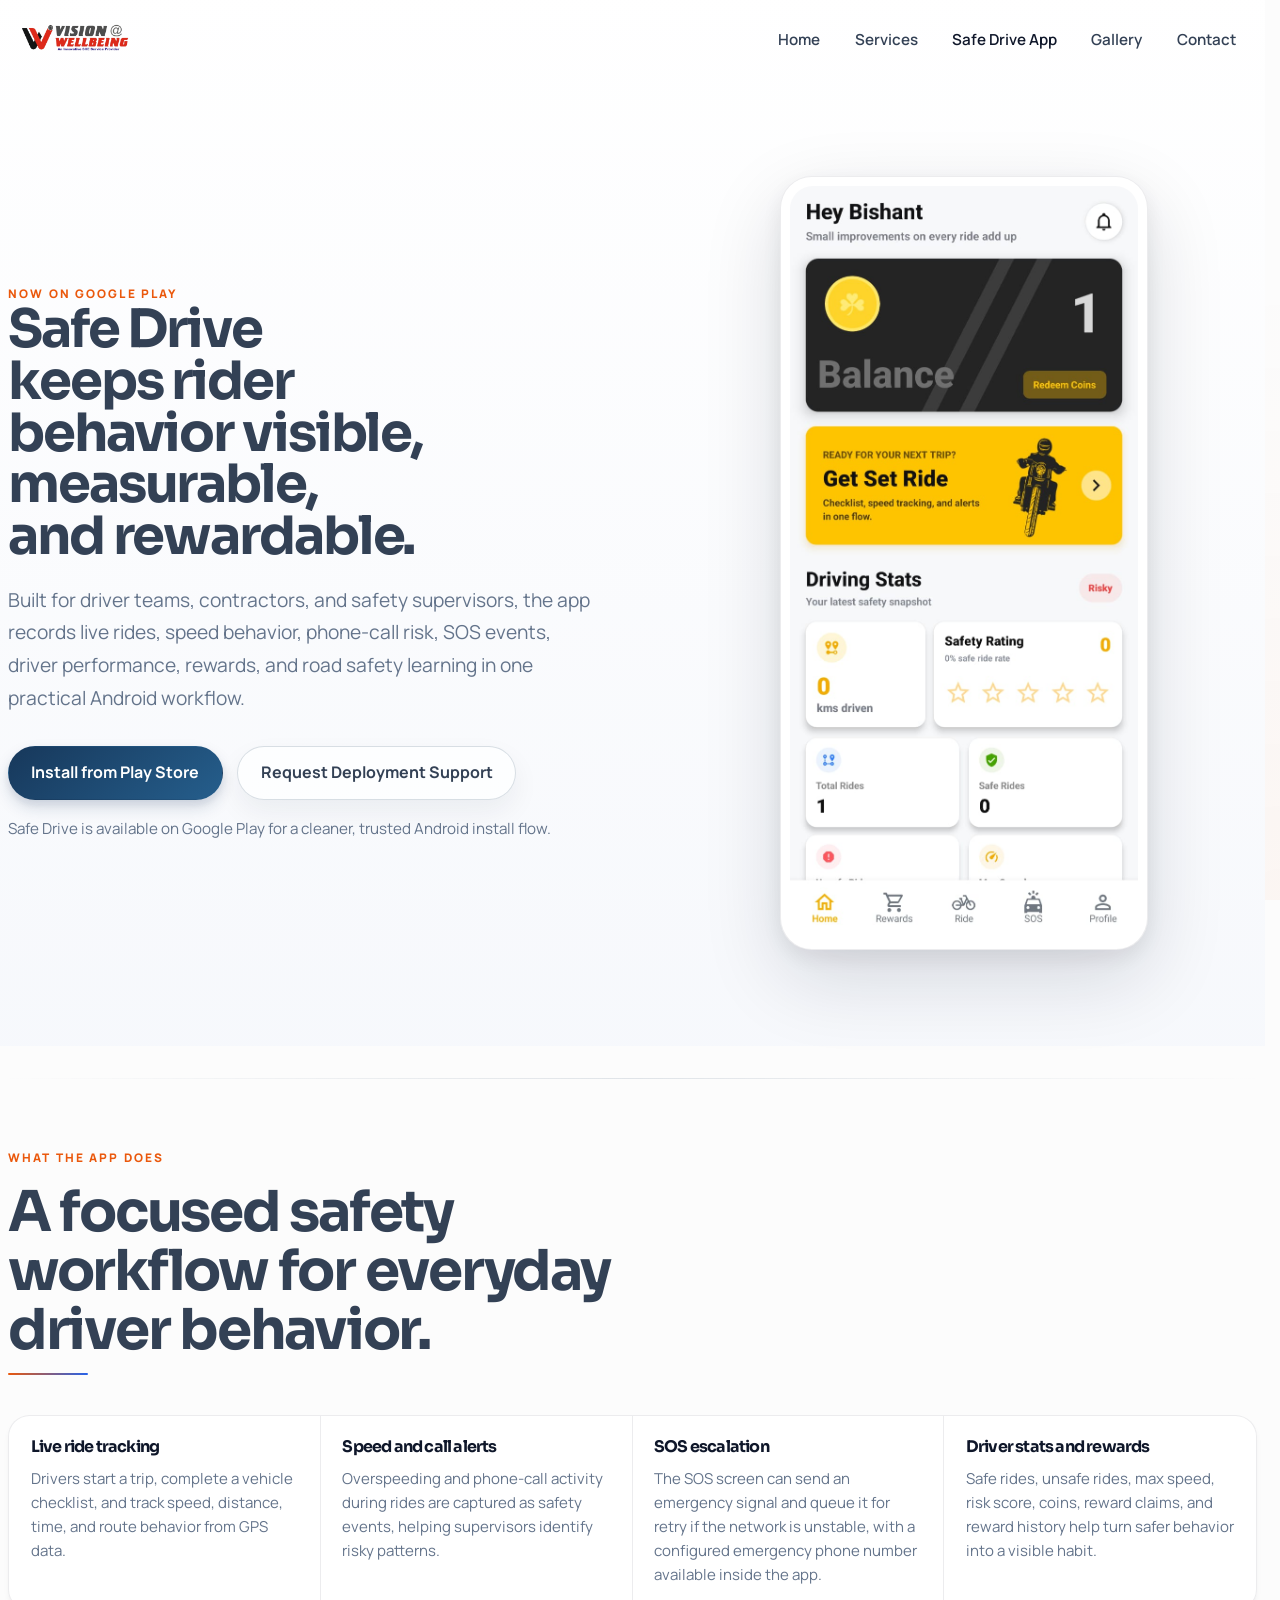
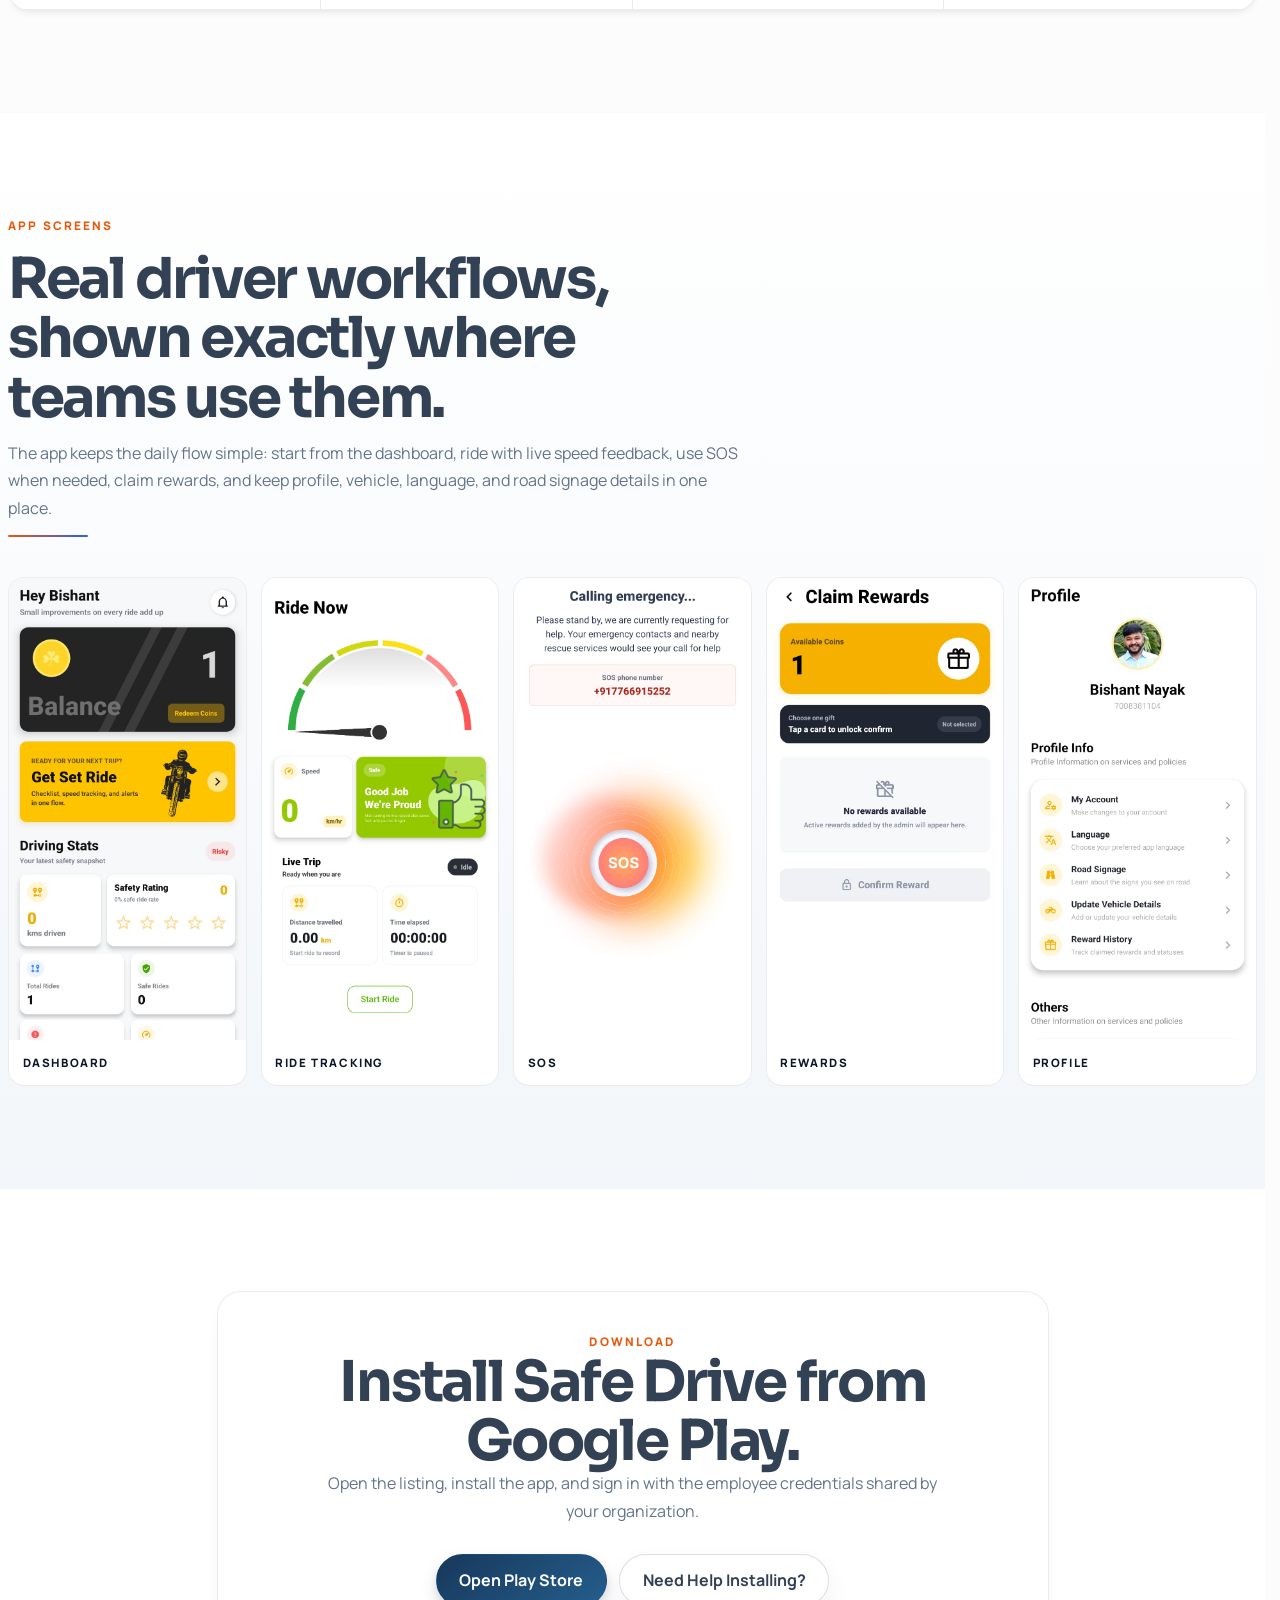
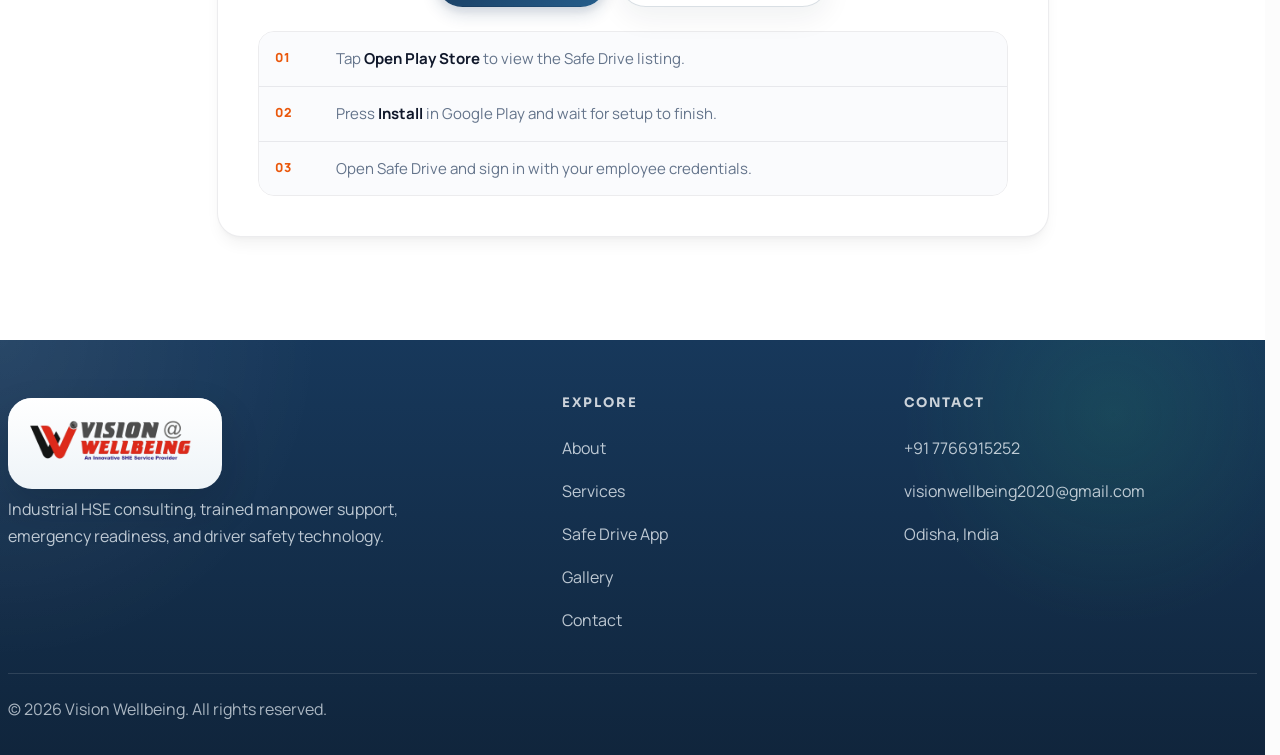
<file: safe-drive.html>
<!doctype html>
<html lang="en">
  <head>
    <meta charset="UTF-8" />
    <meta name="viewport" content="width=device-width, initial-scale=1.0" />
    <title>Safe Drive App | Vision Wellbeing Driver Safety App</title>
    <meta
      name="description"
      content="Install Safe Drive from Google Play. Track ride speed, overspeeding, call risk, SOS, driver stats, rewards and road signage learning."
    />
    <meta
      name="keywords"
      content="Safe Drive app, driver safety app, road safety app, GPS speed tracking, SOS app, Vision Wellbeing"
    />
    <meta name="robots" content="index,follow" />
    <meta name="theme-color" content="#17385b" />
    <meta property="og:type" content="website" />
    <meta property="og:site_name" content="Vision Wellbeing" />
    <meta property="og:title" content="Safe Drive App | Vision Wellbeing" />
    <meta
      property="og:description"
      content="A driver safety app for live ride tracking, speed alerts, call warnings, SOS support, rewards, and road safety learning."
    />
    <meta property="og:url" content="https://visionwellbeing.co.in/safe-drive.html" />
    <meta
      property="og:image"
      content="https://visionwellbeing.co.in/static/images/safe-drive/home_page.jpeg"
    />
    <link rel="canonical" href="https://visionwellbeing.co.in/safe-drive.html" />
    <link
      rel="icon"
      type="image/x-icon"
      href="static/images/meta/favicon.ico"
    />
    <link rel="preconnect" href="https://fonts.googleapis.com" />
    <link rel="preconnect" href="https://fonts.gstatic.com" crossorigin />
    <link
      href="https://fonts.googleapis.com/css2?family=Manrope:wght@400;500;600;700;800&amp;family=Sora:wght@600;700;800&amp;display=swap"
      rel="stylesheet"
    />
    <link rel="stylesheet" href="static/css/index.css" />
  </head>
  <body class="safe-drive-page">
    <header class="site-header" id="siteHeader">
      <div class="container nav-wrap">
        <a class="brand" href="index.html#home" aria-label="Vision WellBeing home">
          <img
            class="brand-logo"
            src="static/images/logos/logo.png"
            alt="Vision Well being logo"
          />
        </a>

        <button
          class="menu-toggle"
          id="menuToggle"
          type="button"
          aria-label="Toggle menu"
          aria-expanded="false"
          aria-controls="mainNav"
        >
          <span></span>
          <span></span>
          <span></span>
        </button>

        <nav class="main-nav" id="mainNav" aria-label="Primary navigation">
          <a href="index.html#home">Home</a>
          <a href="index.html#services">Services</a>
          <a class="active" href="safe-drive.html">Safe Drive App</a>
          <a href="index.html#work">Gallery</a>
          <a href="index.html#contact">Contact</a>
        </nav>
      </div>
    </header>

    <main>
      <section class="safe-drive-hero">
        <div class="container safe-drive-hero-grid">
          <div class="safe-drive-hero-copy reveal">
            <p class="eyebrow">Now on Google Play</p>
            <h1 class="hero-title">
              Safe Drive keeps rider behavior visible, measurable, and
              rewardable.
            </h1>
            <p class="hero-subtitle">
              Built for driver teams, contractors, and safety supervisors, the
              app records live rides, speed behavior, phone-call risk, SOS
              events, driver performance, rewards, and road safety learning in
              one practical Android workflow.
            </p>
            <div class="hero-actions">
              <a
                class="btn btn-primary"
                href="https://play.google.com/store/apps/details?id=com.driversbehaviour"
                rel="noopener"
                >Install from Play Store</a
              >
              <a class="btn btn-secondary" href="index.html#contact"
                >Request Deployment Support</a
              >
            </div>
            <p class="download-note">
              Safe Drive is available on Google Play for a cleaner, trusted
              Android install flow.
            </p>
          </div>

          <div class="safe-drive-device reveal">
            <figure class="safe-phone-frame safe-phone-frame-hero">
              <img
                src="static/images/safe-drive/home_page.jpeg"
                alt="Safe Drive home dashboard showing coins, ride start, and driving stats"
              />
            </figure>
          </div>
        </div>
      </section>

      <section class="section section-cream">
        <div class="container">
          <div class="section-head reveal">
            <p class="section-label">What the app does</p>
            <h2 class="section-title">
              A focused safety workflow for everyday driver behavior.
            </h2>
          </div>

          <div class="safe-feature-grid safe-feature-grid-minimal">
            <article class="safe-feature-card reveal">
              <h3>Live ride tracking</h3>
              <p>
                Drivers start a trip, complete a vehicle checklist, and track
                speed, distance, time, and route behavior from GPS data.
              </p>
            </article>
            <article class="safe-feature-card reveal">
              <h3>Speed and call alerts</h3>
              <p>
                Overspeeding and phone-call activity during rides are captured
                as safety events, helping supervisors identify risky patterns.
              </p>
            </article>
            <article class="safe-feature-card reveal">
              <h3>SOS escalation</h3>
              <p>
                The SOS screen can send an emergency signal and queue it for
                retry if the network is unstable, with a configured emergency
                phone number available inside the app.
              </p>
            </article>
            <article class="safe-feature-card reveal">
              <h3>Driver stats and rewards</h3>
              <p>
                Safe rides, unsafe rides, max speed, risk score, coins, reward
                claims, and reward history help turn safer behavior into a
                visible habit.
              </p>
            </article>
          </div>
        </div>
      </section>

      <section class="section safe-screens-showcase">
        <div class="container">
          <div class="section-head reveal">
            <p class="section-label">App screens</p>
            <h2 class="section-title">
              Real driver workflows, shown exactly where teams use them.
            </h2>
            <p class="section-text section-text-wide">
              The app keeps the daily flow simple: start from the dashboard,
              ride with live speed feedback, use SOS when needed, claim rewards,
              and keep profile, vehicle, language, and road signage details in
              one place.
            </p>
          </div>

          <div class="screen-gallery screen-gallery-minimal">
            <article class="screen-gallery-card reveal">
              <img
                src="static/images/safe-drive/home_page.jpeg"
                alt="Safe Drive home page dashboard"
                loading="lazy"
              />
              <div>
                <span>Dashboard</span>
              </div>
            </article>
            <article class="screen-gallery-card reveal">
              <img
                src="static/images/safe-drive/ride_screen.jpeg"
                alt="Safe Drive live ride page"
                loading="lazy"
              />
              <div>
                <span>Ride tracking</span>
              </div>
            </article>
            <article class="screen-gallery-card reveal">
              <img
                src="static/images/safe-drive/sos.jpeg"
                alt="Safe Drive SOS page"
                loading="lazy"
              />
              <div>
                <span>SOS</span>
              </div>
            </article>
            <article class="screen-gallery-card reveal">
              <img
                src="static/images/safe-drive/rewards.jpeg"
                alt="Safe Drive rewards page"
                loading="lazy"
              />
              <div>
                <span>Rewards</span>
              </div>
            </article>
            <article class="screen-gallery-card reveal">
              <img
                src="static/images/safe-drive/profile.jpeg"
                alt="Safe Drive profile page"
                loading="lazy"
              />
              <div>
                <span>Profile</span>
              </div>
            </article>
          </div>
        </div>
      </section>

      <section class="section app-download-panel" id="download">
        <div class="container app-download-minimal">
          <div class="reveal">
            <p class="section-label">Download</p>
            <h2 class="section-title">Install Safe Drive from Google Play.</h2>
            <p class="section-text">
              Open the listing, install the app, and sign in with the employee
              credentials shared by your organization.
            </p>
            <div class="safe-drive-actions">
              <a
                class="btn btn-primary"
                href="https://play.google.com/store/apps/details?id=com.driversbehaviour"
                rel="noopener"
                >Open Play Store</a
              >
              <a class="btn btn-secondary" href="index.html#contact"
                >Need Help Installing?</a
              >
            </div>

            <div class="install-steps" aria-label="Safe Drive installation steps">
              <article>
                <span>01</span>
                <p>Tap <strong>Open Play Store</strong> to view the Safe Drive listing.</p>
              </article>
              <article>
                <span>02</span>
                <p>Press <strong>Install</strong> in Google Play and wait for setup to finish.</p>
              </article>
              <article>
                <span>03</span>
                <p>Open Safe Drive and sign in with your employee credentials.</p>
              </article>
            </div>
          </div>
        </div>
      </section>
    </main>

    <footer class="site-footer">
      <div class="container footer-grid">
        <div class="footer-brand-block">
          <a class="brand brand-footer footer-brand-mark" href="index.html#home">
            <span class="footer-logo-badge">
              <img
                class="brand-logo"
                src="static/images/logos/logo.png"
                alt="Vision Well being logo"
              />
            </span>
          </a>
          <p>
            Industrial HSE consulting, trained manpower support, emergency
            readiness, and driver safety technology.
          </p>
        </div>

        <div class="footer-links">
          <h3>Explore</h3>
          <a href="index.html#about">About</a>
          <a href="index.html#services">Services</a>
          <a href="safe-drive.html">Safe Drive App</a>
          <a href="index.html#work">Gallery</a>
          <a href="index.html#contact">Contact</a>
        </div>

        <div class="footer-contact">
          <h3>Contact</h3>
          <a href="tel:+917766915252">+91 7766915252</a>
          <a href="mailto:visionwellbeing2020@gmail.com"
            >visionwellbeing2020@gmail.com</a
          >
          <span>Odisha, India</span>
        </div>
      </div>

      <div class="container footer-bottom">
        <p>
          &copy; <span id="year"></span> Vision Wellbeing. All rights
          reserved.
        </p>
      </div>
    </footer>

    <button
      class="back-to-top"
      id="backToTop"
      type="button"
      aria-label="Back to top"
    >
      <svg viewBox="0 0 24 24" aria-hidden="true" focusable="false">
        <path
          d="M12 19V5M12 5l-6 6M12 5l6 6"
          fill="none"
          stroke="currentColor"
          stroke-linecap="round"
          stroke-linejoin="round"
          stroke-width="2.25"
        />
      </svg>
    </button>

    <script src="static/js/index.js"></script>
  </body>
</html>
</file>
<file: static/css/index.css>
:root {
  --page-bg: #fcfcfc;
  --page-bg-alt: #f1f5f9;
  --surface: rgba(255, 255, 255, 0.7);
  --surface-strong: rgba(255, 255, 255, 0.98);
  --surface-dark: #0f172a;
  --text: #334155;
  --heading: #0f172a;
  --muted: #64748b;
  --line: rgba(15, 23, 42, 0.08);
  --line-strong: rgba(15, 23, 42, 0.15);
  --accent: #ea580c;
  --accent-2: #2563eb;
  --accent-soft: #ffedd5;
  --accent-ghost: rgba(234, 88, 12, 0.1);
  --shadow-sm:
    0 4px 6px -1px rgba(0, 0, 0, 0.05), 0 2px 4px -2px rgba(0, 0, 0, 0.05);
  --shadow-md:
    0 10px 15px -3px rgba(0, 0, 0, 0.05), 0 4px 6px -4px rgba(0, 0, 0, 0.05);
  --shadow-lg:
    0 20px 25px -5px rgba(0, 0, 0, 0.05), 0 8px 10px -6px rgba(0, 0, 0, 0.05);
  --shadow-xl: 0 25px 50px -12px rgba(0, 0, 0, 0.1);
  --radius-sm: 12px;
  --radius-md: 24px;
  --radius-lg: 32px;
  --container: 1280px;
  --header-h: 80px;
  --ease: cubic-bezier(0.16, 1, 0.3, 1);
  --glass-bg: rgba(255, 255, 255, 0.65);
  --glass-border: rgba(255, 255, 255, 0.4);
}

*,
*::before,
*::after {
  box-sizing: border-box;
}

html {
  scroll-behavior: smooth;
  overflow-x: hidden;
  scrollbar-gutter: stable;
}

body {
  margin: 0;
  min-width: 320px;
  width: 100%;
  font-family: Manrope, "Segoe UI", sans-serif;
  color: var(--text);
  background: var(--page-bg);
  line-height: 1.7;
  overflow-x: hidden;
  -webkit-font-smoothing: antialiased;
  -moz-osx-font-smoothing: grayscale;
}

h1,
h2,
h3 {
  font-family: Sora, Manrope, sans-serif;
  letter-spacing: -0.05em;
  margin-top: 0;
  margin-bottom: 1.5rem;
}

p {
  margin-top: 0;
  margin-bottom: 1.5rem;
}

body::before,
body::after {
  content: "";
  position: fixed;
  inset: 0;
  pointer-events: none;
  z-index: -1;
}

body::before {
  opacity: 0.4;
  background-image:
    linear-gradient(var(--line) 1px, transparent 1px),
    linear-gradient(90deg, var(--line) 1px, transparent 1px);
  background-size: 60px 60px;
  mask-image: radial-gradient(circle at center, black 10%, transparent 80%);
}

body::after {
  background:
    radial-gradient(circle at 0% 0%, rgba(37, 99, 235, 0.04), transparent 40%),
    radial-gradient(
      circle at 100% 100%,
      rgba(234, 88, 12, 0.04),
      transparent 40%
    );
}

a {
  color: inherit;
  text-decoration: none;
}

button,
input,
textarea {
  font: inherit;
}

button {
  cursor: pointer;
}

img {
  display: block;
  max-width: 100%;
}

main,
section,
footer {
  overflow-x: clip;
}

.container {
  width: min(var(--container), calc(100% - 1rem));
  margin-inline: auto;
  /* padding-inline: 0.5rem; */
}

.scroll-progress {
  position: fixed;
  inset: 0 auto auto 0;
  z-index: 1500;
  width: 100%;
  height: 2px;
  pointer-events: none;
  background: linear-gradient(90deg, rgba(23, 56, 91, 0.06), transparent);
}

.scroll-progress span {
  display: block;
  width: 0;
  height: 100%;
  background: linear-gradient(90deg, var(--accent), var(--accent-2), #2aa46f);
  box-shadow: 0 0 10px rgba(30, 122, 168, 0.18);
  transition: width 120ms linear;
}

.site-header {
  position: fixed;
  top: 0;
  left: 0;
  right: 0;
  z-index: 1200;
  padding: 0;
  transition:
    transform 220ms var(--ease),
    opacity 220ms var(--ease),
    padding 220ms var(--ease);
}

.site-header .container {
  /* width: min(var(--container), 100%); */
  width: min(var(--container), calc(100% - 1rem));
  margin-inline: auto;
  transition:
    width 240ms var(--ease),
    transform 240ms var(--ease);
}

.nav-wrap {
  min-height: var(--header-h);
  /* padding: 0.3rem 1rem; */
  padding: 0.3rem 0;
  display: flex;
  align-items: center;
  justify-content: space-between;
  gap: 1rem;
  border-radius: 0;
  border: 1px solid transparent;
  background: transparent;
  backdrop-filter: none;
  box-shadow: none;
  transition:
    background-color 220ms var(--ease),
    border-color 220ms var(--ease),
    box-shadow 220ms var(--ease),
    transform 220ms var(--ease),
    border-radius 220ms var(--ease),
    backdrop-filter 220ms var(--ease);

  padding: 0 20px 0 0;
}

.site-header.scrolled {
  padding-top: 0.45rem;
}

.site-header.scrolled .container {
  /* width: min(var(--container), calc(100% - 0.9rem)); */
  width: min(var(--container), calc(100% - 1rem));
  transform: translateY(0);
}

.site-header.scrolled .nav-wrap {
  border-radius: 1.35rem;
  background:
    linear-gradient(
      180deg,
      rgba(255, 255, 255, 0.82),
      rgba(255, 255, 255, 0.62)
    ),
    linear-gradient(
      135deg,
      rgba(255, 255, 255, 0.44),
      rgba(255, 255, 255, 0.12)
    );
  border-color: rgba(255, 255, 255, 0.7);

  backdrop-filter: blur(22px) saturate(140%);
  box-shadow:
    0 22px 48px rgba(21, 34, 48, 0.12),
    inset 0 1px 0 rgba(255, 255, 255, 0.62);
  animation: navDetach 320ms var(--ease);
  margin-top: 1rem;
}

@keyframes navDetach {
  0% {
    transform: translateY(-0.4rem) scale(0.985);
    opacity: 0.75;
  }
  100% {
    transform: translateY(0) scale(1);
    opacity: 1;
  }
}

.brand {
  display: inline-flex;

  align-items: center;
  gap: 0.9rem;
  min-width: 0;
  max-width: min(100%, 22rem);
}

.brand-logo {
  /* width: clamp(12.65rem, 4.8vw, 10.15rem); */
  height: clamp(2.65rem, 4.8vw, 3.15rem);
  padding: 4px 10px;
  flex: 0 0 auto;
  object-fit: contain;
}

.brand-copy {
  display: grid;
  min-width: 0;
}

.brand-title {
  display: flex;
  flex-wrap: wrap;
  gap: 0.35rem;
  align-items: center;
  font-family: Sora, Manrope, sans-serif;
  font-size: clamp(1rem, 2vw, 1.25rem);
  font-weight: 700;
  letter-spacing: -0.04em;
  line-height: 1;
}

.brand-title-blue {
  color: #1c73d7;
}

.brand-title-green {
  color: #26a86a;
}

.main-nav {
  position: fixed;
  top: calc(var(--header-h) + 0.55rem);
  left: 50%;
  width: min(var(--container), calc(100vw - 2rem));
  padding: 0.75rem;
  display: grid;
  gap: 0.4rem;
  border-radius: 1.75rem;
  border: 1px solid rgba(255, 255, 255, 0.48);
  box-shadow: 0 24px 54px rgba(21, 34, 48, 0.16);
  transform: translateX(-50%) translateY(-0.9rem) scale(0.96);
  opacity: 1;
  visibility: hidden;
  transition:
    transform 220ms var(--ease),
    opacity 220ms var(--ease),
    visibility 220ms var(--ease);
}

.main-nav.open {
  transform: translateX(-50%) translateY(0) scale(1);
  opacity: 1;
  visibility: visible;
}

.main-nav a {
  padding: 0.8rem 0.95rem;
  border-radius: 999px;
  color: rgba(21, 34, 48, 0.9);
  font-size: 0.95rem;
  font-weight: 600;
  opacity: 1;
  transition:
    background-color 180ms var(--ease),
    color 180ms var(--ease),
    transform 180ms var(--ease);
}

.main-nav a:hover,
.main-nav a.active {
  color: var(--surface-dark);
  background: rgba(23, 56, 91, 0.08);
  transform: translateX(0.2rem);
}

.nav-dropdown {
  position: relative;
  display: grid;
}

.nav-dropdown-head {
  display: grid;
  grid-template-columns: minmax(0, 1fr) auto;
  align-items: center;
  gap: 0.25rem;
}

.nav-dropdown-link {
  padding: 0.8rem 0.95rem;
  border-radius: 999px;
  color: rgba(21, 34, 48, 0.9);
  font-size: 0.95rem;
  font-weight: 600;
  transition:
    background-color 180ms var(--ease),
    color 180ms var(--ease),
    transform 180ms var(--ease);
}

.nav-dropdown-toggle {
  min-height: 3rem;
  min-width: 3rem;
  padding: 0.8rem;
  border: 0;
  border-radius: 999px;
  display: inline-flex;
  align-items: center;
  justify-content: center;
  background: transparent;
  color: rgba(21, 34, 48, 0.9);
  font-size: 0.95rem;
  font-weight: 600;
  transition:
    background-color 180ms var(--ease),
    color 180ms var(--ease);
}

.nav-dropdown-link:hover,
.nav-dropdown-link.active,
.nav-dropdown-toggle:hover,
.nav-dropdown-toggle.active,
.nav-dropdown.open .nav-dropdown-toggle,
.nav-dropdown.open .nav-dropdown-link {
  color: var(--surface-dark);
  background: rgba(23, 56, 91, 0.08);
}

.nav-caret {
  width: 0.6rem;
  height: 0.6rem;
  border-right: 2px solid currentColor;
  border-bottom: 2px solid currentColor;
  transform: rotate(45deg) translateY(-0.08rem);
  transition: transform 180ms var(--ease);
}

.nav-dropdown.open .nav-caret {
  transform: rotate(-135deg) translateY(-0.08rem);
}

.nav-submenu {
  display: grid;
  gap: 0.35rem;
  padding: 0.45rem;
  margin-top: 0.25rem;
  border-radius: 1.4rem;
  border: 1px solid rgba(23, 56, 91, 0.08);
  background: rgba(255, 255, 255, 0.94);
  box-shadow: 0 10px 24px rgba(21, 34, 48, 0.1);
  opacity: 0;
  max-height: 0;
  overflow: hidden;
  visibility: hidden;
  transform: translateY(-0.25rem);
  transition:
    opacity 180ms var(--ease),
    max-height 220ms var(--ease),
    visibility 180ms var(--ease),
    transform 180ms var(--ease);
}

.nav-dropdown.open .nav-submenu {
  opacity: 1;
  max-height: 28rem;
  visibility: visible;
  transform: translateY(0);
}

.nav-submenu a {
  padding: 0.7rem 0.85rem;
  border-radius: 1rem;
  font-size: 0.92rem;
}

.menu-toggle {
  width: 3rem;
  height: 3rem;
  border: 1px solid rgba(23, 56, 91, 0.14);
  border-radius: 1rem;
  display: inline-grid;
  align-content: center;
  gap: 0.33rem;
  padding-inline: 0.7rem;
  background: rgba(255, 255, 255, 0.6);
  color: var(--text);
}

.menu-toggle span {
  height: 2px;
  background: currentColor;
  border-radius: 999px;
  transition:
    transform 180ms var(--ease),
    opacity 180ms var(--ease);
}

.menu-toggle.active span:nth-child(1) {
  transform: translateY(0.46rem) rotate(45deg);
}

.menu-toggle.active span:nth-child(2) {
  opacity: 0;
}

.menu-toggle.active span:nth-child(3) {
  transform: translateY(-0.46rem) rotate(-45deg);
}

.hero {
  position: relative;
  min-height: 100vh;
  min-height: 100svh;
  /* padding: calc(var(--header-h) + 9rem) 0 1.5rem; */
  padding-top: calc(var(--header-h) + 5rem);
  display: flex;
  align-items: stretch;
  overflow: clip;
  background:
    radial-gradient(circle at 10% 20%, rgba(23, 56, 91, 0.05), transparent 40%),
    radial-gradient(
      circle at 90% 80%,
      rgba(232, 118, 59, 0.05),
      transparent 40%
    ),
    radial-gradient(
      circle at 50% 50%,
      rgba(38, 168, 106, 0.03),
      transparent 50%
    );
  background-size: 200% 200%;
  animation: heroMesh 15s ease infinite alternate;
  background-attachment: fixed;
}

@keyframes heroMesh {
  0% {
    background-position: 0% 0%;
  }
  100% {
    background-position: 100% 100%;
  }
}

.hero::before {
  content: "";
  position: absolute;
  inset: 10% -6% auto auto;
  width: min(44rem, 78vw);
  aspect-ratio: 1 / 1;
  border-radius: 50%;
  background: radial-gradient(circle, rgba(23, 56, 91, 0.08), transparent 66%);
  pointer-events: none;
}

.hero::after {
  content: "";
  position: absolute;
  inset: 4rem auto auto 0;
  width: min(34rem, 48vw);
  height: 1px;
  background: linear-gradient(90deg, rgba(232, 118, 59, 0.24), transparent 72%);
  pointer-events: none;
}

.hero-settings {
  position: absolute;
  top: 50%;
  left: calc(100% - 2rem);
  z-index: 0;
  width: min(96vh, 66rem);
  height: min(96vh, 66rem);
  background: url("../images/settings.png") center/contain no-repeat;
  opacity: 0.06;
  transform: translate(-50%, -50%);
  transform-origin: center;
  pointer-events: none;
  filter: saturate(0.95) contrast(1.02);
  animation: heroSettingsSpin 34s linear infinite;
  will-change: transform;
}

@keyframes heroSettingsSpin {
  from {
    transform: translate(-50%, -50%) rotate(0deg);
  }
  to {
    transform: translate(-50%, -50%) rotate(360deg);
  }
}

@keyframes heroSettingsSpinMobile {
  from {
    transform: translate(-50%, 0) rotate(0deg);
  }
  to {
    transform: translate(-50%, 0) rotate(360deg);
  }
}

.hero-orb {
  position: absolute;
  border-radius: 70%;
  filter: blur(40px);
  pointer-events: none;
}

.hero-orb-left {
  top: 7rem;
  left: -6rem;
  width: 16rem;
  height: 16rem;
  background: rgba(232, 118, 59, 0.18);
}

.hero-orb-right {
  right: -4rem;
  bottom: 2rem;
  width: 22rem;
  height: 22rem;
  background: rgba(23, 56, 91, 0.12);
}

.hero-grid {
  display: grid;
  align-items: center;
  gap: clamp(2rem, 5vw, 4.75rem);
  min-height: calc(100vh - var(--header-h) - 3rem);
  min-height: calc(100svh - var(--header-h) - 3rem);
  position: relative;
  z-index: 1;
}

.hero-copy {
  min-width: 0;
  position: relative;
}

.eyebrow,
.section-label,
.card-eyebrow,
.insight-kicker,
.process-panel-label {
  margin: 0;
  font-size: 0.74rem;
  font-weight: 800;
  letter-spacing: 0.18em;
  text-transform: uppercase;
}

.eyebrow,
.section-label,
.card-eyebrow,
.process-panel-label {
  color: var(--accent);
}

.hero-title,
.section-title {
  margin: 0;
  font-family: Sora, Manrope, sans-serif;
  font-weight: 700;
  letter-spacing: -0.04em;
  line-height: 1.05;
}

.hero-title {
  max-width: 12ch;
  font-size: clamp(1.8rem, 5vw, 3.5rem);
  text-wrap: balance;
}

.hero-title-emphasis {
  display: inline-block;
  color: #214f79;
}

.hero-subtitle,
.section-text,
.service-card p,
.process-step p,
.process-panel p,
.contact-cards p {
  margin: 0;
  color: var(--muted);
}

.hero-subtitle {
  max-width: 38rem;
  margin-top: 1.3rem;
  font-size: clamp(1rem, 1.9vw, 1.2rem);
  text-wrap: pretty;
}

.hero-actions {
  margin-top: 2rem;
  display: flex;
  flex-wrap: wrap;
  gap: 0.9rem;
}

.btn {
  min-height: 3.35rem;
  padding: 0 1.4rem;
  border-radius: 999px;
  position: relative;
  isolation: isolate;
  overflow: hidden;
  display: inline-flex;
  align-items: center;
  justify-content: center;
  border: 1px solid transparent;
  font-weight: 700;
  transition:
    transform 300ms cubic-bezier(0.34, 1.56, 0.64, 1),
    box-shadow 300ms var(--ease),
    background-color 300ms var(--ease),
    border-color 300ms var(--ease);
}

.btn:hover {
  transform: translateY(-4px) scale(1.02);
  box-shadow:
    0 10px 20px rgba(0, 0, 0, 0.08),
    0 4px 8px rgba(0, 0, 0, 0.04);
}

.btn::after {
  display: none;
}

.btn:disabled {
  cursor: wait;
  opacity: 0.75;
  transform: none;
  box-shadow: none;
}

.btn-primary {
  background: linear-gradient(140deg, #17385b, #245b88 92%);
  color: #fff;
  box-shadow:
    0 8px 16px rgba(23, 56, 91, 0.15),
    0 4px 8px rgba(23, 56, 91, 0.08);
}

.btn-primary:hover {
  box-shadow:
    0 16px 32px rgba(23, 56, 91, 0.2),
    0 8px 16px rgba(23, 56, 91, 0.12);
}

.btn-secondary {
  border-color: rgba(23, 56, 91, 0.16);
  background: rgba(255, 255, 255, 0.68);
  color: var(--text);
  box-shadow: 0 12px 28px rgba(21, 34, 48, 0.06);
}

.btn-full {
  width: 100%;
}

.safe-drive-section {
  background:
    linear-gradient(135deg, rgba(23, 56, 91, 0.97), rgba(11, 28, 47, 0.98)),
    var(--surface-dark);
  color: #fff;
}

.safe-drive-grid,
.safe-drive-hero-grid,
.app-download-grid {
  display: grid;
  gap: 2rem;
  align-items: center;
}

.safe-drive-section .section-title,
.safe-drive-section .section-text {
  color: #fff;
}

.safe-drive-section .section-text {
  color: rgba(237, 243, 249, 0.78);
}

.safe-drive-actions {
  margin-top: 1.8rem;
  display: flex;
  flex-wrap: wrap;
  gap: 0.8rem;
}

.safe-drive-preview,
.safe-drive-device {
  display: flex;
  justify-content: center;
}

.safe-screen-stack {
  width: min(100%, 34rem);
  min-height: 38rem;
  position: relative;
}

.safe-screen-stack-hero {
  min-height: 42rem;
}

.safe-screen-stack-compact {
  min-height: 34rem;
}

.safe-screen-card {
  margin: 0;
  overflow: hidden;
  border-radius: 2rem;
  border: 1px solid rgba(255, 255, 255, 0.52);
  background: #fff;
  box-shadow: 0 28px 70px rgba(8, 20, 34, 0.22);
}

.safe-screen-card img {
  width: 100%;
  height: 100%;
  display: block;
  object-fit: cover;
  object-position: top center;
}

.safe-screen-card-main {
  position: absolute;
  top: 0;
  left: 5%;
  width: 58%;
  aspect-ratio: 390 / 844;
}

.safe-screen-card-float {
  position: absolute;
  right: 0;
  top: 5.5rem;
  width: 54%;
  aspect-ratio: 390 / 844;
  transform: rotate(3deg);
}

.safe-screen-card-alert {
  position: absolute;
  left: 0;
  bottom: 0.8rem;
  width: 42%;
  aspect-ratio: 390 / 844;
  transform: rotate(-5deg);
  box-shadow: 0 22px 52px rgba(234, 88, 12, 0.22);
}

.safe-screen-stack-compact .safe-screen-card-main {
  left: 6%;
  width: 54%;
}

.safe-screen-stack-compact .safe-screen-card-float {
  top: 3rem;
  width: 50%;
}

.app-phone {
  width: min(100%, 24rem);
  min-height: 31rem;
  padding: 1rem;
  border: 1px solid rgba(255, 255, 255, 0.18);
  border-radius: 2.2rem;
  background:
    linear-gradient(
      180deg,
      rgba(255, 255, 255, 0.94),
      rgba(246, 248, 252, 0.9)
    ),
    #fff;
  color: var(--heading);
  box-shadow: 0 28px 70px rgba(0, 0, 0, 0.22);
  position: relative;
  overflow: hidden;
}

.app-phone::before {
  content: "";
  position: absolute;
  top: 0.7rem;
  left: 50%;
  width: 5.6rem;
  height: 0.35rem;
  border-radius: 999px;
  background: rgba(15, 23, 42, 0.16);
  transform: translateX(-50%);
}

.app-phone-large {
  width: min(100%, 25rem);
  min-height: 35rem;
}

.app-phone-top {
  margin-top: 1.2rem;
  display: flex;
  align-items: center;
  gap: 0.8rem;
}

.app-phone-top img {
  width: 3.8rem;
  height: 3.8rem;
  border-radius: 1.1rem;
  background: #111827;
  box-shadow: 0 14px 24px rgba(15, 23, 42, 0.14);
}

.app-phone-top span,
.ride-status-card span {
  display: block;
  color: var(--muted);
  font-size: 0.82rem;
  font-weight: 800;
  text-transform: uppercase;
  letter-spacing: 0.12em;
}

.app-phone-top strong,
.ride-status-card strong {
  display: block;
  margin-top: 0.15rem;
  color: var(--heading);
  font-family: Sora, Manrope, sans-serif;
  font-size: 1.1rem;
  line-height: 1.2;
}

.app-speedometer {
  width: 100%;
  margin: 2rem 0 1.1rem;
}

.app-stat-grid {
  display: grid;
  grid-template-columns: repeat(2, minmax(0, 1fr));
  gap: 0.7rem;
}

.app-stat-grid span,
.safe-feature-card,
.download-card,
.ride-status-card {
  border: 1px solid var(--line);
  border-radius: var(--radius-sm);
  background: rgba(255, 255, 255, 0.78);
}

.app-stat-grid span {
  min-height: 4.25rem;
  padding: 0.8rem;
  display: grid;
  place-items: center;
  color: var(--heading);
  font-weight: 800;
  text-align: center;
  line-height: 1.25;
}

.safe-drive-hero {
  min-height: 100vh;
  min-height: 100svh;
  padding: calc(var(--header-h) + 4rem) 0 4rem;
  display: grid;
  align-items: center;
  background:
    linear-gradient(
      180deg,
      rgba(255, 255, 255, 0.86),
      rgba(241, 245, 249, 0.74)
    ),
    var(--page-bg-alt);
}

.safe-drive-page .hero-title {
  max-width: 13ch;
}

.download-note {
  max-width: 38rem;
  margin: 1rem 0 0;
  color: var(--muted);
  font-size: 0.95rem;
}

.ride-status-card {
  padding: 1rem;
}

.app-bike {
  width: min(70%, 12rem);
  margin: 1.1rem auto 0;
}

.safe-feature-grid {
  display: grid;
  grid-template-columns: repeat(auto-fit, minmax(min(100%, 18rem), 1fr));
  gap: 1rem;
}

.safe-feature-card {
  padding: 1.35rem;
  box-shadow: var(--shadow-sm);
}

.safe-feature-card span {
  color: var(--accent);
  font-weight: 900;
}

.safe-feature-card h3 {
  margin: 0.55rem 0 0.6rem;
  color: var(--heading);
  font-size: 1.08rem;
  line-height: 1.25;
}

.safe-feature-card p {
  margin: 0;
  color: var(--muted);
}

.safe-screens-showcase {
  background:
    linear-gradient(
      180deg,
      rgba(255, 255, 255, 0.96),
      rgba(241, 245, 249, 0.9)
    ),
    #fff;
}

.screen-gallery {
  display: grid;
  grid-template-columns: repeat(auto-fit, minmax(min(100%, 13rem), 1fr));
  gap: 1rem;
  align-items: start;
}

.screen-gallery-card {
  margin: 0;
  overflow: hidden;
  border: 1px solid var(--line);
  border-radius: var(--radius-sm);
  background: rgba(255, 255, 255, 0.86);
  box-shadow: var(--shadow-md);
}

.screen-gallery-card img {
  width: 100%;
  aspect-ratio: 390 / 844;
  object-fit: cover;
  object-position: top center;
  background: var(--page-bg-alt);
}

.screen-gallery-card div {
  padding: 1rem;
  display: grid;
  gap: 0.35rem;
}

.screen-gallery-card span {
  color: var(--accent);
  font-size: 0.75rem;
  font-weight: 900;
  letter-spacing: 0.14em;
  text-transform: uppercase;
}

.screen-gallery-card strong {
  color: var(--heading);
  font-size: 0.98rem;
  line-height: 1.35;
}

.app-download-panel {
  background: #fff;
}

.download-card {
  padding: 1rem;
  box-shadow: var(--shadow-md);
}

.download-card img {
  width: 100%;
  border-radius: var(--radius-sm);
  background: var(--page-bg-alt);
}

.download-card div {
  margin-top: 1rem;
  display: grid;
  gap: 0.2rem;
}

.download-card strong {
  color: var(--heading);
  font-family: Sora, Manrope, sans-serif;
}

.download-card span {
  color: var(--muted);
}

.safe-drive-page .safe-drive-hero {
  min-height: auto;
  padding: calc(var(--header-h) + 6rem) 0 6rem;
  background:
    linear-gradient(
      180deg,
      rgba(255, 255, 255, 0.96),
      rgba(246, 248, 252, 0.92)
    ),
    var(--page-bg);
}

.safe-drive-page .safe-drive-hero-grid {
  gap: clamp(2rem, 6vw, 5rem);
}

.safe-drive-page .hero-title {
  max-width: 12ch;
  font-size: clamp(1.55rem, 6.4vw, 3.3rem);
  line-height: 0.98;
}

.safe-drive-page .hero-subtitle {
  max-width: 42rem;
}

.safe-phone-frame {
  width: min(100%, 21rem);
  margin: 0;
  padding: 0.55rem;
  border-radius: 2rem;
  border: 1px solid rgba(15, 23, 42, 0.08);
  background: #fff;
  box-shadow:
    0 28px 80px rgba(15, 23, 42, 0.14),
    0 8px 24px rgba(15, 23, 42, 0.08);
}

.safe-phone-frame img {
  display: block;
  width: 100%;
  aspect-ratio: 390 / 844;
  border-radius: 1.45rem;
  object-fit: cover;
  object-position: top center;
}

.safe-phone-frame-hero {
  width: min(100%, 23rem);
}

.safe-phone-frame-small {
  width: min(100%, 19rem);
}

.safe-feature-grid-minimal {
  grid-template-columns: repeat(auto-fit, minmax(min(100%, 15rem), 1fr));
  gap: 0;
  border: 1px solid var(--line);
  border-radius: 1.35rem;
  overflow: hidden;
  background: rgba(255, 255, 255, 0.84);
  box-shadow: var(--shadow-sm);
}

.safe-feature-grid-minimal .safe-feature-card {
  border: 0;
  border-right: 1px solid var(--line);
  border-bottom: 1px solid var(--line);
  border-radius: 0;
  background: transparent;
  box-shadow: none;
  padding: 1.35rem;
}

.safe-feature-grid-minimal .safe-feature-card:nth-child(4n) {
  border-right: 0;
}

.safe-feature-grid-minimal .safe-feature-card h3 {
  margin-top: 0;
  font-size: 1rem;
}

.safe-feature-grid-minimal .safe-feature-card p {
  font-size: 0.94rem;
  line-height: 1.6;
}

.screen-gallery-minimal {
  grid-template-columns: repeat(5, minmax(0, 1fr));
  gap: 0.85rem;
}

.screen-gallery-minimal .screen-gallery-card {
  border-radius: 1rem;
  box-shadow: none;
  background: #fff;
}

.screen-gallery-minimal .screen-gallery-card img {
  aspect-ratio: 390 / 760;
}

.screen-gallery-minimal .screen-gallery-card div {
  padding: 0.8rem 0.85rem;
}

.screen-gallery-minimal .screen-gallery-card span {
  color: var(--heading);
  font-size: 0.72rem;
}

.app-download-minimal {
  width: min(52rem, calc(100% - 1rem));
  margin-inline: auto;
  padding: clamp(1.5rem, 4vw, 2.5rem);
  border: 1px solid var(--line);
  border-radius: 1.5rem;
  background: #fff;
  box-shadow: var(--shadow-md);
  text-align: center;
}

.app-download-minimal .section-title,
.app-download-minimal .section-text {
  margin-inline: auto;
}

.app-download-minimal .safe-drive-actions {
  justify-content: center;
}

.install-steps {
  margin-top: 1.5rem;
  display: grid;
  gap: 0;
  border: 1px solid var(--line);
  border-radius: 1rem;
  overflow: hidden;
  text-align: left;
}

.install-steps article {
  display: grid;
  grid-template-columns: 3rem minmax(0, 1fr);
  gap: 0.85rem;
  padding: 0.95rem 1rem;
  border-bottom: 1px solid var(--line);
  background: rgba(248, 250, 252, 0.72);
}

.install-steps article:last-child {
  border-bottom: 0;
}

.install-steps span {
  color: var(--accent);
  font-size: 0.78rem;
  font-weight: 900;
  letter-spacing: 0.1em;
}

.install-steps p {
  margin: 0;
  color: var(--muted);
  font-size: 0.94rem;
  line-height: 1.55;
}

.install-steps strong {
  color: var(--heading);
}

.hero-metrics {
  margin-top: 6rem;
  display: grid;
  grid-template-columns: repeat(3, minmax(0, 1fr));
  gap: 0.9rem;
}

.hero-metrics article,
.stat-card,
.contact-cards article {
  padding: 1rem 1.1rem;
  border-radius: var(--radius-sm);
  border: 1px solid var(--line);
  background: linear-gradient(
    180deg,
    rgba(255, 255, 255, 0.7),
    rgba(255, 255, 255, 0.52)
  );
  backdrop-filter: blur(12px) saturate(140%);
  box-shadow:
    0 4px 6px rgba(0, 0, 0, 0.05),
    0 10px 15px rgba(0, 0, 0, 0.03);
  transition:
    transform 300ms var(--ease),
    box-shadow 300ms var(--ease);
}

.hero-metrics article:hover,
.stat-card:hover,
.contact-cards article:hover {
  transform: translateY(-8px);
  box-shadow:
    0 20px 30px rgba(0, 0, 0, 0.1),
    0 10px 15px rgba(0, 0, 0, 0.06);
}

.hero-metrics strong,
.stat-card strong {
  display: block;
  font-family: Sora, Manrope, sans-serif;
  font-size: 1.05rem;
  line-height: 1.2;
}

.hero-metrics span,
.stat-card span {
  display: block;
  margin-top: 0.35rem;
  color: var(--muted);
  font-size: 0.92rem;
}

.hero-visual {
  position: relative;
  min-height: clamp(22rem, 48vw, 34rem);
  min-width: 0;
}

.hero-photo-card {
  position: absolute;
  inset: 0 0 3.8rem 2.4rem;
  margin: 0;
  overflow: hidden;
  border-radius: var(--radius-lg);
  border: 1px solid rgba(255, 255, 255, 0.42);
  box-shadow: var(--shadow-lg);
  transform: translate3d(0, var(--parallax-shift, 0px), 0);
}

.hero-photo-card::after {
  content: "";
  position: absolute;
  inset: 0;
  background: linear-gradient(
    180deg,
    rgba(11, 24, 37, 0),
    rgba(11, 24, 37, 0.28)
  );
}

.hero-photo-card img {
  width: 100%;
  height: 100%;
  object-fit: cover;
  transition:
    transform 700ms var(--ease),
    filter 700ms var(--ease);
}

.hero-photo-card:hover img {
  transform: scale(1.06);
  filter: saturate(1.08);
}

.floating-card {
  position: absolute;
  max-width: calc(100% - 0.75rem);
  border-radius: 1.75rem;
  border: 1px solid rgba(255, 255, 255, 0.7);
  background: rgba(255, 255, 255, 0.8);
  backdrop-filter: blur(18px);
  box-shadow: var(--shadow-sm);
  animation: none;
}

.floating-card-blueprint {
  left: 0;
  bottom: 5.6rem;
  width: min(18rem, 78%);
  display: grid;
  grid-template-columns: 5.2rem 1fr;
  gap: 1rem;
  align-items: center;
  padding: 1rem;
}

.floating-card-blueprint img {
  width: 100%;
  aspect-ratio: 1 / 1;
  object-fit: cover;
  border-radius: 1.2rem;
}

.floating-card-blueprint p,
.floating-card-score p {
  margin: 0;
}

.floating-card-blueprint p,
.floating-card-score strong {
  font-family: Sora, Manrope, sans-serif;
  font-weight: 700;
}

.floating-card-blueprint span,
.floating-label {
  color: var(--muted);
  font-size: 0.9rem;
}

.floating-card-score {
  right: 0;
  bottom: 0;
  width: min(17rem, 78%);
  padding: 1.15rem 1.2rem;
  background:
    linear-gradient(180deg, rgba(23, 56, 91, 0.94), rgba(23, 56, 91, 0.88)),
    linear-gradient(140deg, rgba(255, 255, 255, 0.08), rgba(255, 255, 255, 0));
  color: #edf3f9;
  border-color: rgba(255, 255, 255, 0.14);
}

.floating-card-score strong {
  display: block;
  margin-top: 0.45rem;
  font-size: 1.1rem;
  line-height: 1.35;
}

.floating-card-score p {
  margin-top: 0.45rem;
  color: rgba(237, 243, 249, 0.74);
  font-size: 0.95rem;
}

.section {
  padding: clamp(4.8rem, 8vw, 7.8rem) 0;
  position: relative;
}

.section[id],
.service-card[id] {
  scroll-margin-top: calc(var(--header-h) + 1.75rem);
}

.section-cream {
  position: relative;
}

.section-cream::before {
  content: "";
  position: absolute;
  inset: 2rem 0 auto;
  height: 1px;
  background: linear-gradient(
    90deg,
    transparent,
    rgba(23, 56, 91, 0.12),
    transparent
  );
}

.section-grid,
.contact-grid,
.process-grid {
  display: grid;
  gap: clamp(1.5rem, 3vw, 2.2rem);
}

.hero-grid > *,
.section-grid > *,
.contact-grid > *,
.process-grid > *,
.service-grid > *,
.footer-grid > * {
  min-width: 0;
}

.section-head {
  display: grid;
  gap: 0.85rem;
  margin-bottom: clamp(1.75rem, 4vw, 2.5rem);
}

.section-head::after {
  content: "";
  width: min(5rem, 24vw);
  height: 2px;
  border-radius: 999px;
  background: linear-gradient(90deg, var(--accent), var(--accent-2));
}

.section-title {
  max-width: 16ch;
  font-size: clamp(2rem, 4.4vw, 3.8rem);
}

.section-text {
  max-width: 40rem;
  font-size: 1rem;
}

.section-text-wide {
  max-width: 46rem;
}

.pill-row,
.tag-row,
.process-checklist {
  display: flex;
  flex-wrap: wrap;
  gap: 0.75rem;
}

.pill,
.tag-row span,
.process-checklist span {
  padding: 0.65rem 0.95rem;
  border-radius: 999px;
  border: 1px solid rgba(23, 56, 91, 0.12);
  background: rgba(255, 255, 255, 0.62);
  font-size: 0.92rem;
  font-weight: 600;
  color: var(--text);
}

.pill-row {
  margin-top: 1.65rem;
}

.about-stack {
  display: grid;
  gap: 1.25rem;
}

.insight-card,
.service-card,
.process-panel,
.contact-form {
  position: relative;
  overflow: hidden;
  border-radius: var(--radius-md);
  border: 1px solid var(--line);
  background:
    linear-gradient(180deg, rgba(255, 255, 255, 0.86), rgba(255, 255, 255, 0.7))
      padding-box,
    linear-gradient(140deg, rgba(255, 255, 255, 0.7), rgba(23, 56, 91, 0.06))
      border-box;
  box-shadow:
    0 4px 6px rgba(0, 0, 0, 0.05),
    0 10px 15px rgba(0, 0, 0, 0.03);
  backdrop-filter: blur(12px) saturate(130%);
}

.insight-card::before,
.service-card::before,
.process-panel::before,
.contact-form::before {
  content: "";
  position: absolute;
  inset: auto auto 0 0;
  width: 100%;
  height: 100%;
  background: radial-gradient(
    circle at bottom left,
    rgba(232, 118, 59, 0.12),
    transparent 48%
  );
  pointer-events: none;
}

.insight-card-feature {
  padding: 1.2rem;
  display: grid;
  gap: 1.15rem;
}

.insight-media {
  border-radius: 1.6rem;
  overflow: hidden;
  min-height: 15rem;
}

.insight-media img {
  width: 100%;
  height: 100%;
  object-fit: cover;
}

.insight-body {
  display: grid;
  gap: 0.55rem;
}

.insight-body h3,
.service-body h3,
.service-card h3,
.process-step h3,
.process-panel h3,
.contact-form h3 {
  margin: 0;
  font-family: Sora, Manrope, sans-serif;
  font-size: 1.4rem;
  line-height: 1.2;
  letter-spacing: -0.03em;
}

.stats-grid {
  display: grid;
  grid-template-columns: repeat(2, minmax(0, 1fr));
  gap: 1rem;
}

.service-grid {
  display: grid;
  gap: 1rem;
  align-items: stretch;
}

.service-card {
  min-height: 100%;
  padding: 1.35rem;
  display: grid;
  align-content: start;
  gap: 0.8rem;
  transition:
    transform 220ms var(--ease),
    box-shadow 220ms var(--ease),
    border-color 220ms var(--ease);
}

.service-card:hover,
.gallery-item:hover,
.insight-card:hover,
.process-panel:hover,
.contact-form:hover {
  transform: translateY(-8px);
  box-shadow:
    0 20px 30px rgba(0, 0, 0, 0.1),
    0 10px 15px rgba(0, 0, 0, 0.06);
  border-color: var(--line-strong);
  transition:
    transform 300ms var(--ease),
    box-shadow 300ms var(--ease),
    border-color 300ms var(--ease);
}

.service-card::after,
.insight-card::after,
.process-panel::after,
.contact-form::after {
  content: "";
  position: absolute;
  inset: 0 auto auto 0;
  width: 100%;
  height: 3px;
  background: linear-gradient(
    90deg,
    rgba(232, 118, 59, 0.55),
    rgba(30, 122, 168, 0.45),
    transparent 72%
  );
  opacity: 0;
  transition: opacity 220ms var(--ease);
}

.service-card:hover::after,
.insight-card:hover::after,
.process-panel:hover::after,
.contact-form:hover::after {
  opacity: 1;
}

.service-card-wide {
  align-content: start;
  padding: clamp(1.4rem, 3vw, 2rem);
}

.service-card-media {
  display: grid;
  grid-template-rows: minmax(12.5rem, auto) auto;
  gap: 1rem;
}

.service-media {
  border-radius: 1.45rem;
  overflow: hidden;
  min-height: 13rem;
  background:
    linear-gradient(180deg, rgba(23, 56, 91, 0.08), rgba(23, 56, 91, 0.02)),
    #f7f2eb;
}

.service-media img {
  width: 100%;
  height: 100%;
  object-fit: cover;
}

.service-media-contain {
  display: grid;
  place-items: center;
  padding: 1rem;
}

.service-media-contain img {
  object-fit: contain;
}

.service-body {
  display: grid;
  gap: 0.55rem;
}

.service-card h3,
.service-body h3 {
  min-height: 3.2rem;
}

.service-card p:last-child,
.service-body p:last-child {
  margin-top: auto;
}

.competent-person-grid,
.learning-grid {
  display: grid;
  gap: 1.25rem;
  align-items: start;
}

.competent-person-copy,
.learning-copy {
  display: grid;
  gap: 1rem;
}

.competent-person-points,
.learning-cards {
  display: grid;
  gap: 1rem;
}

.competent-person-points article,
.inspection-card,
.learning-feature,
.learning-card,
.client-logo-card {
  position: relative;
  overflow: hidden;
  border-radius: var(--radius-md);
  border: 1px solid var(--line);
  /* background:
    linear-gradient(180deg, rgba(255, 255, 255, 0.88), rgba(255, 255, 255, 0.7))
      padding-box,
    linear-gradient(140deg, rgba(255, 255, 255, 0.7), rgba(23, 56, 91, 0.06))
      border-box; */
  background: rgba(255, 255, 255, 0.78);
  backdrop-filter: blur(14px);
  box-shadow: var(--shadow-sm);
}

.competent-person-points article,
.inspection-card,
.learning-feature,
.learning-card {
  padding: 1.2rem;
}

.competent-person-points article strong,
.inspection-card-title,
.learning-card strong {
  display: block;
  font-family: Sora, Manrope, sans-serif;
  font-size: 1.05rem;
  line-height: 1.25;
  letter-spacing: -0.02em;
}

.competent-person-points article p,
.inspection-card p,
.learning-feature p,
.learning-card p {
  margin: 0.55rem 0 0;
  color: var(--muted);
}

.competent-person-visual {
  display: grid;
  gap: 1rem;
}

.competent-person-art {
  overflow: hidden;
  border-radius: calc(var(--radius-lg) - 0.2rem);
  border: 1px solid rgba(23, 56, 91, 0.1);
  background:
    radial-gradient(
      circle at top right,
      rgba(232, 118, 59, 0.12),
      transparent 30%
    ),
    rgba(255, 255, 255, 0.74);
  box-shadow: var(--shadow-lg);
  position: relative;
}

.competent-person-art img {
  width: 100%;
  height: 100%;
  object-fit: cover;
}

.competent-person-art-badge {
  position: absolute;
  left: 1rem;
  right: 1rem;
  bottom: 1rem;
  padding: 0.8rem 0.9rem;
  border-radius: 1.2rem;
  background: linear-gradient(
    180deg,
    rgba(255, 255, 255, 0.88),
    rgba(255, 255, 255, 0.74)
  );
  border: 1px solid rgba(255, 255, 255, 0.65);
  backdrop-filter: blur(16px);
  box-shadow: 0 12px 28px rgba(21, 34, 48, 0.1);
}

.competent-person-art-badge strong,
.competent-person-art-badge span {
  display: block;
}

.competent-person-art-badge strong {
  font-family: Sora, Manrope, sans-serif;
  font-size: 1rem;
  letter-spacing: -0.02em;
}

.competent-person-art-badge span {
  margin-top: 0.28rem;
  color: var(--muted);
  font-size: 0.9rem;
}

.competent-person-focus {
  display: flex;
  flex-wrap: wrap;
  gap: 0.75rem;
}

.competent-person-focus span {
  padding: 0.75rem 0.95rem;
  border-radius: 999px;
  background: rgba(23, 56, 91, 0.08);
  color: var(--surface-dark);
  font-size: 0.92rem;
  font-weight: 700;
}

.inspection-grid {
  margin-top: 1.35rem;
  display: grid;
  gap: 1rem;
}

.inspection-card {
  min-height: 100%;
  transition:
    transform 220ms var(--ease),
    box-shadow 220ms var(--ease),
    border-color 220ms var(--ease);
}

.inspection-card:hover,
.learning-card:hover,
.client-logo-card:hover {
  transform: translateY(-4px);
  border-color: var(--line-strong);
  box-shadow: var(--shadow-sm);
}

.logo-marquee {
  position: relative;
  overflow: hidden;
  padding: 0.75rem 0;
}

.logo-marquee::before,
.logo-marquee::after {
  content: "";
  position: absolute;
  top: 0;
  bottom: 0;
  width: min(5rem, 10vw);
  z-index: 1;
  pointer-events: none;
}

.logo-marquee::before {
  left: 0;
}

.logo-marquee::after {
  right: 0;
}

.logo-marquee-track {
  display: flex;
  width: max-content;
  gap: 1rem;
  animation: logoMarquee 40s linear infinite;
  will-change: transform;
}

.logo-marquee:hover .logo-marquee-track {
  animation-play-state: paused;
}

@keyframes logoMarquee {
  from {
    transform: translateX(0);
  }
  to {
    transform: translateX(calc(-50% - 0.5rem));
  }
}

.client-logo-card {
  width: min(14rem, 42vw);
  min-height: 9rem;
  padding: 1rem;
  display: grid;
  align-content: center;
  justify-items: center;
  gap: 0.8rem;
  text-align: center;
  /* background:
    linear-gradient(180deg, rgba(255, 255, 255, 0.96), rgba(255, 255, 255, 0.82))
      padding-box,
    linear-gradient(140deg, rgba(255, 255, 255, 0.7), rgba(23, 56, 91, 0.06))
      border-box; */
  box-shadow: 0 8px 18px rgba(21, 34, 48, 0.05);
}

.client-logo-card p {
  margin: 0;
  font-size: 0.82rem;
  font-weight: 700;
  line-height: 1.3;
  color: var(--muted);
}

.client-logo-asset {
  min-height: 3.9rem;
  width: 100%;
  display: grid;
  place-items: center;
}

.client-logo-image {
  max-width: 100%;
  max-height: 3.9rem;
  object-fit: contain;
  mix-blend-mode: multiply;
  transition:
    transform 260ms var(--ease),
    filter 260ms var(--ease);
}

.client-logo-card:hover .client-logo-image {
  transform: scale(1.05);
  filter: saturate(1.05);
}

.client-logo-fallback {
  display: none;
  min-width: 3.5rem;
  min-height: 3.5rem;
  padding: 0.65rem 0.85rem;
  border-radius: 1rem;
  /* background: linear-gradient(140deg, #17385b, #2b699d); */
  color: #fff;
  font-family: Sora, Manrope, sans-serif;
  font-size: 1rem;
  font-weight: 700;
  letter-spacing: 0.06em;
  place-items: center;
}

.client-logo-card.is-fallback .client-logo-image {
  display: none;
}

.client-logo-card.is-fallback .client-logo-fallback {
  display: grid;
}

.learning-stack {
  display: grid;
  gap: 1rem;
}

.learning-feature {
  padding: clamp(1.4rem, 3vw, 2rem);
  background:
    linear-gradient(180deg, rgba(16, 37, 59, 0.9), rgba(16, 37, 59, 0.82)),
    linear-gradient(120deg, rgba(232, 118, 59, 0.12), rgba(255, 255, 255, 0));
  color: #edf3f9;
}

.learning-feature h3 {
  margin: 0;
  font-family: Sora, Manrope, sans-serif;
  font-size: 1.6rem;
  line-height: 1.15;
  letter-spacing: -0.03em;
}

.learning-feature p {
  color: rgba(237, 243, 249, 0.78);
}

.process {
  position: relative;
}

.process::before {
  content: "";
  position: absolute;
  inset: 5% auto auto -8rem;
  width: 18rem;
  height: 18rem;
  border-radius: 50%;
  background: rgba(232, 118, 59, 0.08);
  filter: blur(18px);
}

.process-copy {
  display: grid;
  gap: 1.25rem;
}

.process-steps {
  display: grid;
  gap: 1rem;
}

.process-step {
  display: grid;
  grid-template-columns: auto 1fr;
  gap: 1rem;
  align-items: start;
  padding: 1.1rem 1.15rem;
  border: 1px solid var(--line);
  border-radius: 1.5rem;
  background: rgba(255, 255, 255, 0.62);
  transition:
    transform 220ms var(--ease),
    border-color 220ms var(--ease),
    box-shadow 220ms var(--ease);
}

.process-step:hover {
  transform: translateX(2px);
  border-color: var(--line-strong);
  box-shadow: 0 14px 28px rgba(21, 34, 48, 0.06);
}

.process-step span {
  width: 3rem;
  height: 3rem;
  border-radius: 1rem;
  display: grid;
  place-items: center;
  background: rgba(23, 56, 91, 0.08);
  color: var(--surface-dark);
  font-family: Sora, Manrope, sans-serif;
  font-weight: 700;
}

.process-panel {
  display: grid;
  align-content: start;
  gap: 1rem;
  padding: clamp(1.5rem, 3vw, 2rem);
  background:
    linear-gradient(180deg, rgba(16, 37, 59, 0.9), rgba(16, 37, 59, 0.82)),
    url("../images/hero_background.png") center/cover no-repeat;
  color: #edf3f9;
}

.process-panel p {
  color: rgba(237, 243, 249, 0.78);
}

.process-checklist span {
  background: rgba(255, 255, 255, 0.1);
  border-color: rgba(255, 255, 255, 0.16);
  color: #fff;
}

.work {
  position: relative;
}

.gallery-grid {
  display: grid;
  gap: 1rem;
}

.gallery-item {
  position: relative;
  padding: 0;
  border: 1px solid var(--line);
  border-radius: var(--radius-md);
  overflow: hidden;
  background:
    linear-gradient(180deg, rgba(255, 255, 255, 0.85), rgba(255, 255, 255, 0.7))
      padding-box,
    linear-gradient(140deg, rgba(255, 255, 255, 0.7), rgba(23, 56, 91, 0.06))
      border-box;
  box-shadow: var(--shadow-sm);
  transition:
    transform 220ms var(--ease),
    box-shadow 220ms var(--ease),
    border-color 220ms var(--ease);
}

.gallery-item::after {
  content: "";
  position: absolute;
  inset: 0;
  background: linear-gradient(
    180deg,
    rgba(11, 24, 37, 0.02),
    rgba(11, 24, 37, 0.58)
  );
}

.gallery-item img {
  width: 100%;
  height: 100%;
  min-height: 16rem;
  object-fit: cover;
  transition:
    transform 260ms var(--ease),
    filter 260ms var(--ease);
}

.gallery-item:hover img {
  transform: scale(1.04);
  filter: saturate(1.05);
}

.gallery-item span {
  position: absolute;
  left: 1rem;
  right: 1rem;
  bottom: 1rem;
  z-index: 1;
  font-family: Sora, Manrope, sans-serif;
  font-size: 1rem;
  font-weight: 600;
  color: #fff;
  text-align: left;
}

.gallery-item-contain {
  background:
    linear-gradient(
        180deg,
        rgba(255, 255, 255, 0.94),
        rgba(255, 255, 255, 0.82)
      )
      padding-box,
    linear-gradient(140deg, rgba(255, 255, 255, 0.7), rgba(23, 56, 91, 0.06))
      border-box;
}

.gallery-item-contain img {
  object-fit: contain;
  padding: 1.5rem;
  background: linear-gradient(180deg, #fefefe, #f3efe8);
}

.contact-grid {
  align-items: start;
}

.contact-copy {
  display: grid;
  gap: 1rem;
}

.contact-cards {
  display: grid;
  gap: 0.9rem;
  margin-top: 0.5rem;
}

.contact-cards article span {
  display: block;
  color: var(--muted);
  font-size: 0.86rem;
  text-transform: uppercase;
  letter-spacing: 0.12em;
}

.contact-cards a,
.contact-cards p {
  margin-top: 0.35rem;
  font-weight: 700;
  font-size: 1rem;
  color: var(--text);
}

.contact-form {
  display: grid;
  gap: 1rem;
  padding: clamp(1.4rem, 3vw, 2rem);
}

.contact-form label {
  display: grid;
  gap: 0.45rem;
  font-size: 0.95rem;
  font-weight: 700;
}

.contact-form input,
.contact-form textarea {
  width: 100%;
  padding: 0.95rem 1rem;
  border: 1px solid rgba(23, 56, 91, 0.14);
  border-radius: 1rem;
  background: rgba(255, 255, 255, 0.84);
  color: var(--text);
  transition:
    border-color 180ms var(--ease),
    box-shadow 180ms var(--ease),
    background-color 180ms var(--ease);
}

.contact-form input:focus,
.contact-form textarea:focus {
  outline: none;
  border-color: rgba(23, 56, 91, 0.34);
  box-shadow: 0 0 0 4px rgba(23, 56, 91, 0.08);
  background: rgba(255, 255, 255, 0.98);
}

.contact-form textarea {
  resize: vertical;
  min-height: 8.5rem;
}

.contact-form input.invalid,
.contact-form textarea.invalid {
  border-color: #d43d26;
  box-shadow: 0 0 0 4px rgba(212, 61, 38, 0.08);
}

.form-note {
  min-height: 1.5rem;
  margin: 0;
  font-size: 0.94rem;
  font-weight: 600;
}

.form-note.error {
  color: #c33721;
}

.form-note.success {
  color: #1c6c5a;
}

.manpower {
  background:
    radial-gradient(circle at 100% 0%, rgba(23, 56, 91, 0.06), transparent 28%),
    linear-gradient(180deg, rgba(248, 250, 252, 0.96), rgba(255, 255, 255, 1));
}

.manpower-grid {
  display: grid;
  gap: clamp(1.5rem, 4vw, 3rem);
  align-items: center;
}

.manpower-copy {
  display: grid;
  gap: 1.5rem;
}

.manpower-copy .section-head {
  margin-bottom: 0;
}

.manpower-points {
  display: grid;
  gap: 0.95rem;
}

.manpower-points article {
  padding: 1.1rem 1.15rem;
  border-radius: 1.35rem;
  border: 1px solid rgba(23, 56, 91, 0.1);
  background:
    linear-gradient(
      180deg,
      rgba(255, 255, 255, 0.88),
      rgba(245, 248, 251, 0.9)
    ),
    rgba(255, 255, 255, 0.92);
  box-shadow: 0 16px 36px rgba(21, 34, 48, 0.08);
}

.manpower-points strong {
  display: block;
  margin-bottom: 0.35rem;
  font-family: Sora, Manrope, sans-serif;
  font-size: 1rem;
  line-height: 1.25;
}

.manpower-points p {
  margin: 0;
  color: var(--muted);
}

.manpower-media {
  margin: 0;
  overflow: hidden;
  border-radius: 2rem;
  border: 1px solid rgba(23, 56, 91, 0.12);
  background: #fff;
  box-shadow:
    0 24px 56px rgba(18, 35, 56, 0.14),
    0 8px 22px rgba(18, 35, 56, 0.08);
}

.manpower-media img {
  display: block;
  width: 100%;
  height: 100%;
  object-fit: cover;
}

.site-footer {
  padding: 3.25rem 0 2rem;
  background:
    radial-gradient(
      circle at 88% 18%,
      rgba(42, 164, 111, 0.16),
      transparent 18%
    ),
    radial-gradient(
      circle at 0% 0%,
      rgba(255, 255, 255, 0.08),
      transparent 24%
    ),
    linear-gradient(180deg, #17385b, #10253c);
  color: rgba(237, 243, 249, 0.84);
}

.footer-grid {
  display: grid;
  gap: 1.5rem;
  align-items: start;
}

.footer-grid > div {
  padding: 0;
  border: 0;
  background: transparent;
  box-shadow: none;
}

.footer-grid h3 {
  margin: 0 0 0.7rem;
  font-family: Sora, Manrope, sans-serif;
  font-size: 0.82rem;
  letter-spacing: 0.16em;
  text-transform: uppercase;
  color: rgba(255, 255, 255, 0.78);
}

.footer-grid a,
.footer-grid span,
.footer-grid p {
  display: block;
  margin: 0.4rem 0;
  color: rgba(237, 243, 249, 0.78);
}

.footer-grid a {
  width: fit-content;
  max-width: 100%;
  transition:
    color 180ms var(--ease),
    transform 180ms var(--ease);
}

.footer-grid a:hover {
  color: #fff;
  transform: translateX(0.15rem);
}

.footer-brand-block p {
  max-width: 26rem;
  margin: 0;
}

.brand-footer {
  margin-bottom: 1rem;
}

.footer-brand-mark {
  max-width: none;
}

.footer-logo-badge {
  display: inline-flex;
  align-items: center;
  justify-content: center;
  min-height: 4.9rem;
  padding: 0.85rem 1.15rem;
  border-radius: 1.5rem;
  background: linear-gradient(180deg, #ffffff, #eef4f8);
  box-shadow:
    0 18px 38px rgba(7, 18, 30, 0.18),
    inset 0 1px 0 rgba(255, 255, 255, 0.9);
}

.footer-logo-badge .brand-logo {
  height: clamp(3.2rem, 6vw, 4rem);
  padding: 0;
}

.footer-links,
.footer-contact {
  display: grid;
  align-content: start;
  gap: 0.2rem;
}

.footer-contact a[href^="mailto:"] {
  width: 100%;
  max-width: 16rem;
  overflow-wrap: anywhere;
  word-break: break-word;
}

.footer-bottom {
  margin-top: 2rem;
  padding-top: 1.4rem;
  border-top: 1px solid rgba(255, 255, 255, 0.12);
}

.footer-bottom p {
  margin: 0;
  color: rgba(237, 243, 249, 0.7);
}

.back-to-top {
  position: fixed;
  right: 1rem;
  bottom: 1rem;
  z-index: 1000;
  width: 3.2rem;
  height: 3.2rem;
  border: 1px solid rgba(255, 255, 255, 0.24);
  border-radius: 1.1rem;
  display: grid;
  place-items: center;
  background:
    linear-gradient(180deg, rgba(23, 56, 91, 0.96), rgba(36, 91, 136, 0.92)),
    rgba(255, 255, 255, 0.08);
  color: #fff;
  box-shadow: 0 20px 36px rgba(23, 56, 91, 0.24);
  backdrop-filter: blur(16px);
  opacity: 0;
  visibility: hidden;
  transform: translateY(0.7rem);
  transition:
    opacity 180ms var(--ease),
    visibility 180ms var(--ease),
    transform 180ms var(--ease);
}

.back-to-top.show {
  opacity: 1;
  visibility: visible;
  transform: translateY(0);
}

.back-to-top svg {
  width: 1.15rem;
  height: 1.15rem;
}

.lightbox {
  position: fixed;
  inset: 0;
  z-index: 1400;
  display: grid;
  place-items: center;
  padding: 1.5rem;
  background: rgba(10, 22, 35, 0.78);
  backdrop-filter: blur(12px);
  opacity: 0;
  visibility: hidden;
  transition:
    opacity 180ms var(--ease),
    visibility 180ms var(--ease);
}

.lightbox.open {
  opacity: 1;
  visibility: visible;
}

.lightbox-dialog {
  width: min(64rem, 100%);
}

.lightbox-dialog img {
  width: 100%;
  max-height: 74vh;
  object-fit: contain;
  border-radius: 1.5rem;
  background: rgba(255, 255, 255, 0.08);
}

.lightbox-dialog p {
  margin: 0.9rem 0 0;
  color: #fff;
  text-align: center;
}

.lightbox-close {
  position: absolute;
  top: 1.25rem;
  right: 1.25rem;
  min-height: 2.75rem;
  padding: 0 1rem;
  border-radius: 999px;
  border: 1px solid rgba(255, 255, 255, 0.2);
  background: rgba(255, 255, 255, 0.1);
  color: #fff;
}

.reveal {
  opacity: 0;
  transform: translate3d(0, 0.8rem, 0);
  transition:
    opacity 560ms var(--ease) var(--reveal-delay, 0ms),
    transform 560ms var(--ease) var(--reveal-delay, 0ms);
}

.reveal.in-view {
  opacity: 1;
  transform: translate3d(0, 0, 0);
}

@media (min-width: 760px) {
  .hero-grid,
  .about-grid,
  .contact-grid,
  .process-grid,
  .competent-person-grid,
  .learning-grid,
  .manpower-grid,
  .safe-drive-grid,
  .safe-drive-hero-grid,
  .app-download-grid {
    grid-template-columns: minmax(0, 1fr) minmax(0, 1fr);
  }

  .service-grid {
    grid-template-columns: repeat(2, minmax(0, 1fr));
    gap: 1.15rem;
  }

  .service-card-wide {
    grid-column: span 2;
  }

  .gallery-grid {
    grid-template-columns: repeat(2, minmax(0, 1fr));
    grid-auto-rows: 16rem;
  }

  .inspection-grid,
  .learning-cards {
    grid-template-columns: repeat(2, minmax(0, 1fr));
  }

  .gallery-item-tall {
    grid-row: span 2;
  }

  .gallery-item-wide {
    grid-column: span 2;
  }

  .footer-grid {
    grid-template-columns: minmax(0, 1.5fr) minmax(0, 0.9fr) minmax(0, 1fr);
  }
}

@media (max-width: 980px) {
  .hero {
    /* padding-top: calc(var(--header-h) + 1.8rem); */
    padding-bottom: 1rem;
  }

  .hero-settings {
    left: calc(100% - 1rem);
    width: min(72vh, 44rem);
    height: min(72vh, 44rem);
    opacity: 0.12;
  }

  .hero-grid {
    grid-template-columns: fr;
    align-content: center;
    gap: 1.5rem;
    min-height: calc(100svh - var(--header-h) - 1.5rem);
  }

  .hero-copy {
    max-width: 42rem;
  }

  .hero-title {
    max-width: 11ch;
    font-size: clamp(2.1rem, 6vw, 3.6rem);
  }

  .hero-subtitle {
    max-width: 34rem;
  }

  .hero-visual {
    width: min(100%, 34rem);
    margin-inline: auto;
    min-height: clamp(20rem, 62vw, 28rem);
  }

  .hero-photo-card {
    inset: 0 0.2rem 3.2rem 1.4rem;
    transform: translate3d(0, var(--parallax-shift, 0px), 0);
  }

  .floating-card-blueprint {
    bottom: 4.8rem;
    width: min(16rem, 72%);
  }

  .floating-card-score {
    width: min(14.5rem, 70%);
  }
}

@media (min-width: 1080px) {
  .main-nav {
    position: static;
    top: auto;
    left: auto;
    width: auto;
    padding: 0;
    display: inline-flex;
    align-items: center;
    gap: 0.25rem;
    border-radius: 0;
    /* blurry background */
    /* background: rgba(255, 255, 255, 0.8); */
    /* backdrop-filter: blur(18px); */
    border: 0;
    box-shadow: none;
    opacity: 1;
    visibility: visible;
    transform: none !important;
  }

  .main-nav a {
    color: var(--text);
    padding: 0.7rem 0.95rem;
  }

  .nav-dropdown {
    align-items: center;
  }

  .nav-dropdown-head {
    display: inline-flex;
    align-items: center;
    gap: 0.2rem;
  }

  .nav-dropdown-link {
    padding: 0.7rem 0.95rem;
  }

  .nav-dropdown-toggle {
    min-height: auto;
    min-width: auto;
    padding: 0.7rem 0.7rem;
  }

  .nav-submenu {
    position: absolute;
    top: calc(100% + 0.65rem);
    left: 0;
    min-width: 16rem;
    margin-top: 0;
    max-height: none;
    opacity: 0;
    visibility: hidden;
    overflow: visible;
    transform: translateY(0.45rem);
    transition:
      opacity 180ms var(--ease),
      visibility 180ms var(--ease),
      transform 180ms var(--ease),
      max-height 0s linear 180ms;
  }

  .nav-dropdown:hover .nav-submenu,
  .nav-dropdown:focus-within .nav-submenu,
  .nav-dropdown.open .nav-submenu {
    opacity: 1;
    visibility: visible;
    max-height: none;
    transform: translateY(0);
  }

  .main-nav a:hover,
  .main-nav a.active {
    color: var(--surface-dark);
    background: transparent;
    transform: none;
  }

  .nav-dropdown-link:hover,
  .nav-dropdown-link.active,
  .nav-dropdown-toggle:hover,
  .nav-dropdown-toggle.active,
  .nav-dropdown.open .nav-dropdown-toggle,
  .nav-dropdown.open .nav-dropdown-link {
    background: transparent;
  }

  .menu-toggle {
    display: none;
  }

  .service-grid {
    grid-template-columns: repeat(12, minmax(0, 1fr));
    gap: 1.2rem;
  }

  .service-card-wide {
    grid-column: span 6;
    min-height: 100%;
  }

  .service-grid .service-card:nth-child(2),
  .service-grid .service-card:nth-child(3) {
    grid-column: span 3;
  }

  .service-grid .service-card:nth-child(4) {
    grid-column: span 4;
  }

  .service-grid .service-card:nth-child(5),
  .service-grid .service-card:nth-child(6) {
    grid-column: span 4;
  }

  .gallery-grid {
    grid-template-columns: 1.25fr 0.9fr 0.9fr;
    grid-auto-rows: 15rem;
  }

  .inspection-grid {
    grid-template-columns: repeat(4, minmax(0, 1fr));
  }
}

@media (max-width: 759px) {
  .site-header {
    padding-top: 0;
  }

  .site-header.scrolled {
    padding-top: 0.35rem;
  }

  .site-header.scrolled .container {
    width: calc(100% - 0.65rem);
  }

  .nav-wrap {
    min-height: 4rem;
    padding: 0.28rem 0.8rem;
  }

  .site-header.scrolled .nav-wrap {
    border-radius: 1.1rem;
  }

  .nav-dropdown-head {
    grid-template-columns: minmax(0, 1fr) auto;
  }

  .hero {
    padding-top: calc(var(--header-h) + 2rem);
    padding-bottom: 1rem;
  }

  .hero-settings {
    left: calc(100% - 0.45rem);
    width: min(64vh, 30rem);
    height: min(64vh, 30rem);
    opacity: 0.11;
  }

  .hero-photo-card {
    inset: 0 0.35rem 7rem;
  }

  .floating-card-blueprint {
    width: min(16rem, calc(100% - 1rem));
  }

  .floating-card-score {
    width: min(15rem, calc(100% - 1rem));
  }

  .hero-metrics,
  .stats-grid {
    grid-template-columns: 1fr;
  }

  .client-logo-card {
    width: min(12rem, 62vw);
  }
}

@media (max-width: 560px) {
  .container {
    width: min(var(--container), calc(100% - 1.25rem));
  }

  .brand {
    gap: 0.65rem;
    max-width: calc(100% - 3.75rem);
  }

  .brand-title {
    font-size: 0.94rem;
    gap: 0.28rem;
  }

  .brand-logo {
    width: 9rem;
    padding: 4px 5px;
    flex: 0 0 auto;
    object-fit: cover;
  }

  .hero-title,
  .section-title {
    max-width: none;
  }

  .hero {
    padding-top: calc(var(--header-h) + 1.4rem);
    padding-bottom: 0.85rem;
  }

  .hero-settings {
    top: 8rem;
    left: calc(100% - 0.2rem);
    width: 18rem;
    height: 18rem;
    opacity: 0.1;
    transform: translate(-50%, 0);
    animation-name: heroSettingsSpinMobile;
  }

  .hero-grid {
    display: grid;
    gap: 1.35rem;
    align-content: center;
    min-height: calc(100svh - var(--header-h) - 0.9rem);
  }

  .hero-title {
    font-size: clamp(1.9rem, 8.2vw, 2.55rem);
    line-height: 1.04;
  }

  .hero-copy {
    margin-top: 0;
    padding-bottom: 0;
  }

  .hero-subtitle {
    margin-top: 0.95rem;
    font-size: 0.97rem;
  }

  .hero-actions {
    margin-top: 1.35rem;
    gap: 0.7rem;
  }

  .hero-actions .btn {
    width: auto;
  }

  .hero-visual {
    min-height: auto;
    display: grid;
    gap: 1rem;
  }

  .hero-actions,
  .pill-row,
  .tag-row,
  .process-checklist,
  .safe-drive-actions {
    gap: 0.6rem;
  }

  .btn,
  .menu-toggle,
  .back-to-top {
    min-height: 3rem;
  }

  .hero-metrics {
    grid-template-columns: 1fr;
    margin-top: 5.2rem;
    gap: 0.8rem;
  }

  .hero-photo-card {
    position: relative;
    inset: auto;
    min-height: 15rem;
    margin: 0;
    transform: none;
  }

  .floating-card-blueprint {
    position: relative;
    left: auto;
    bottom: auto;
    width: 100%;
    max-width: none;
    grid-template-columns: 3.6rem 1fr;
    gap: 0.65rem;
    padding: 0.7rem;
  }

  .floating-card-score {
    position: relative;
    left: auto;
    right: auto;
    bottom: auto;
    width: 100%;
    max-width: none;
    padding: 0.85rem 0.9rem;
  }

  .main-nav {
    top: calc(var(--header-h) + 0.45rem);
    width: calc(100vw - 1rem);
    background: rgba(255, 255, 255, 1);
    opacity: 1;
    /* backdrop-filter: blur(1px); */
  }

  .footer-grid > div {
    padding: 0;
  }

  .footer-logo-badge {
    min-height: 4.35rem;
    padding: 0.75rem 0.95rem;
  }

  .footer-logo-badge .brand-logo {
    height: 3.1rem;
  }

  .process-step {
    grid-template-columns: 1fr;
  }

  .safe-drive-hero {
    padding-top: calc(var(--header-h) + 2rem);
  }

  .app-phone,
  .app-phone-large {
    min-height: auto;
    border-radius: 1.45rem;
  }

  .app-stat-grid {
    grid-template-columns: 1fr;
  }

  .safe-screen-stack,
  .safe-screen-stack-hero,
  .safe-screen-stack-compact {
    min-height: auto;
    display: grid;
    grid-template-columns: 1fr;
    gap: 1rem;
  }

  .safe-screen-card-main,
  .safe-screen-card-float,
  .safe-screen-card-alert,
  .safe-screen-stack-compact .safe-screen-card-main,
  .safe-screen-stack-compact .safe-screen-card-float {
    position: relative;
    inset: auto;
    width: min(100%, 18rem);
    margin-inline: auto;
    transform: none;
  }

  .safe-screen-card-float,
  .safe-screen-card-alert {
    display: none;
  }

  .screen-gallery {
    grid-template-columns: 1fr;
  }

  .safe-drive-page .safe-drive-hero {
    padding-top: calc(var(--header-h) + 2rem);
    padding-bottom: 3rem;
  }

  .safe-drive-page .hero-title {
    font-size: clamp(2.15rem, 10vw, 3rem);
  }

  .safe-feature-grid-minimal {
    border-radius: 1rem;
  }

  .safe-feature-grid-minimal .safe-feature-card {
    border-right: 0;
  }

  .screen-gallery-minimal {
    display: flex;
    overflow-x: auto;
    padding-bottom: 0.75rem;
    scroll-snap-type: x mandatory;
  }

  .screen-gallery-minimal .screen-gallery-card {
    min-width: 13.5rem;
    scroll-snap-align: start;
  }

  .app-download-minimal {
    width: min(100% - 1rem, 52rem);
    padding: 1.25rem;
    text-align: left;
  }

  .app-download-minimal .safe-drive-actions {
    justify-content: flex-start;
  }
}

@media (prefers-reduced-motion: reduce) {
  html {
    scroll-behavior: auto;
  }

  *,
  *::before,
  *::after {
    animation: none !important;
    transition: none !important;
  }

  .reveal {
    opacity: 1;
    transform: none;
  }
}
</file>
